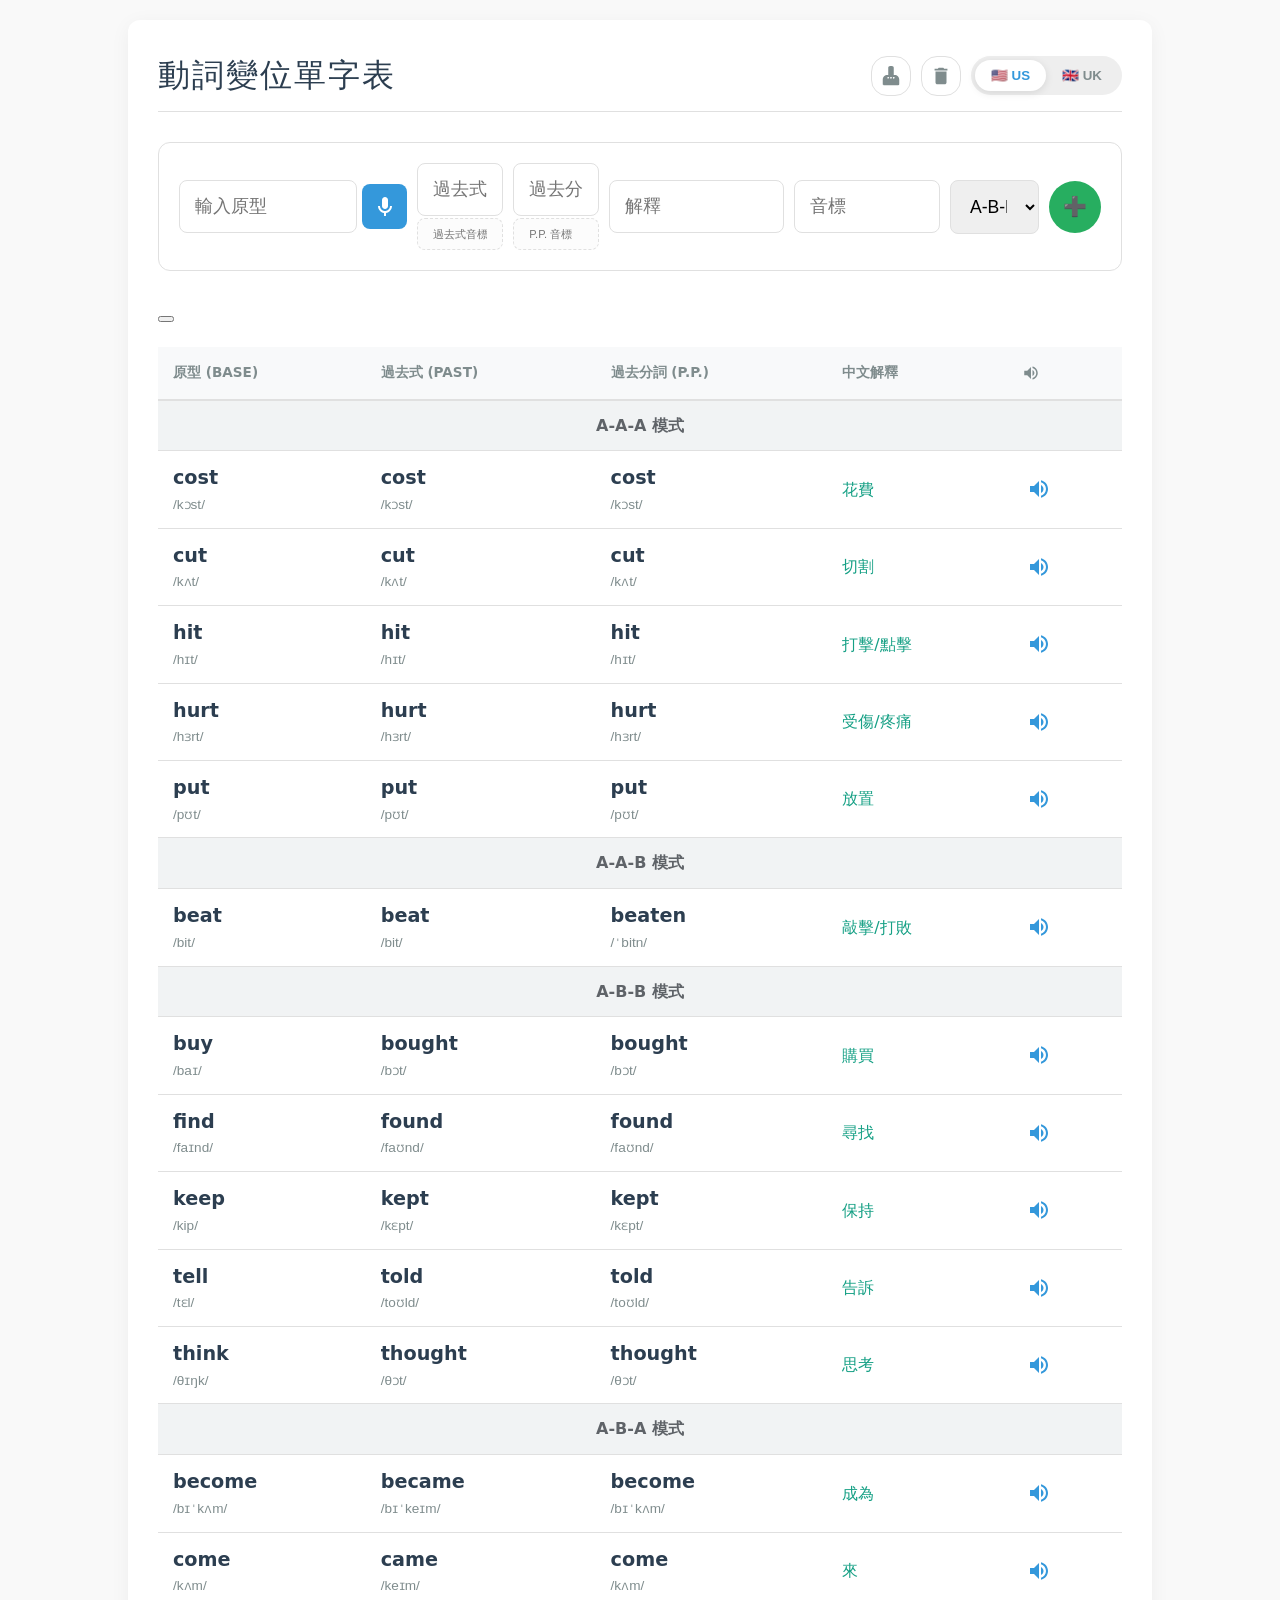
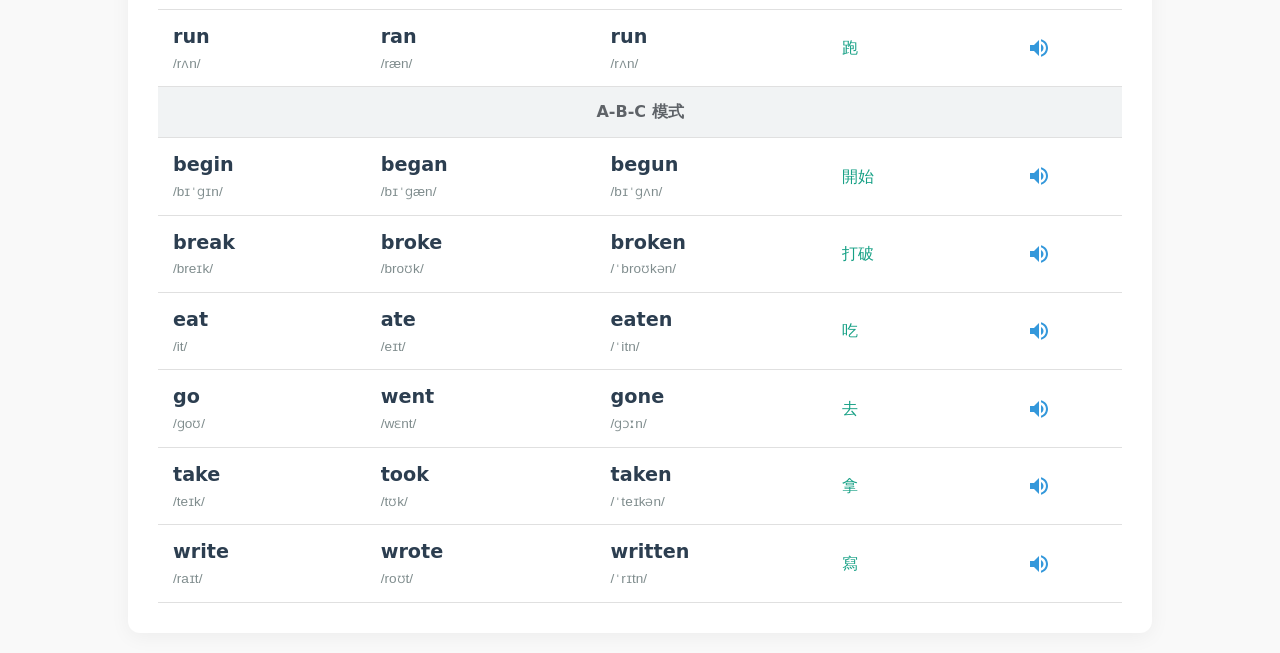
<file: index.html>
<!DOCTYPE html>
<html lang="zh-TW">
<head>
    <meta charset="UTF-8">
    <meta name="viewport" content="width=device-width, initial-scale=1.0">
    <!-- 增加安全性：內容安全政策 (CSP) -->
    <meta http-equiv="Content-Security-Policy" content="default-src 'self'; script-src 'self' 'unsafe-inline'; style-src 'self' 'unsafe-inline'; connect-src 'self' https://api.dictionaryapi.dev https://api.mymemory.translated.net;">
    <title>動詞三態字典表 - Verb Conjugation</title>
    <link rel="stylesheet" href="style.css">
    <style>
        /* 新增欄位通用樣式：確保音標框在所有裝置上都保持精簡 */
        .input-with-hint { display: flex; flex-direction: column; gap: 2px; }
        .ipa-input-sub { 
            font-size: 11px !important; 
            height: 24px !important; 
            border-style: dashed !important; 
            background-color: #fcfcfc; 
            color: #555; 
            padding: 2px 5px; 
        }

        /* 麥克風錄音中動態回饋 */
        #btn-mic.recording {
            background-color: #ff4d4d !important;
            color: white !important;
            box-shadow: 0 0 12px rgba(255, 77, 77, 0.6);
            animation: pulse-mic 1.5s infinite;
        }
        #btn-mic.recording svg { fill: white; }

        @keyframes pulse-mic {
            0% { transform: scale(1); opacity: 1; }
            50% { transform: scale(1.15); opacity: 0.8; }
            100% { transform: scale(1); opacity: 1; }
        }

        /* 手機版佈局優化 (600px 以下) */
        @media (max-width: 600px) {
            .add-bar { display: grid; grid-template-columns: 1fr 1fr; gap: 8px; }
            .add-input-group, #add-mean, .btn-add { grid-column: span 2; }
            .input-with-hint, #add-ipa, #add-type { grid-column: span 1; }
            .add-bar input, .add-bar select { width: 100%; box-sizing: border-box; }
        }

        /* PC 版比例優化 (601px 以上) */
        @media (min-width: 601px) {
            .add-bar { display: flex; gap: 10px; align-items: center; }
            .add-input-group { flex: 4; display: flex; gap: 5px; align-items: center; }
            .input-with-hint { flex: 1.5; }
            #add-mean { flex: 2.5; }
            #add-ipa { flex: 2; }
            #add-type { flex: 1; }
            .add-bar input, .add-bar select { width: 100%; min-width: 0; }
        }
    </style>
</head>
<body>

<div class="container">
    <div class="header-container">
        <h1>動詞變位單字表</h1>
        <div class="header-controls">
            <button id="btn-clear-input" class="toggle-btn btn-manage" title="清除輸入內容" style="display: flex;">
                <svg class="icon" viewBox="0 0 24 24"><path d="M16 11h-1V3c0-1.1-.9-2-2-2h-2c-1.1 0-2 .9-2 2v8H8c-2.76 0-5 2.24-5 5v5c0 .55.45 1 1 1h16c.55 0 1-.45 1-1v-5c0-2.76-2.24-5-5-5zM9 13c.55 0 1 .45 1 1s-.45 1-1 1-1-.45-1-1 .45-1 1-1zm3 0c.55 0 1 .45 1 1s-.45 1-1 1-1-.45-1-1 .45-1 1-1zm3 0c.55 0 1 .45 1 1s-.45 1-1 1-1-.45-1-1 .45-1 1-1z"/></svg>
            </button>
            <button id="btn-toggle-delete" class="toggle-btn btn-manage" style="border: 1px solid var(--border-color); padding: 8px; display: flex; align-items: center; justify-content: center;" title="批量管理">
                <svg class="icon" viewBox="0 0 24 24"><path d="M6 19c0 1.1.9 2 2 2h8c1.1 0 2-.9 2-2V7H6v12zM19 4h-3.5l-1-1h-5l-1 1H5v2h14V4z"/></svg>
            </button>
            <div class="toggle-group">
                <button id="btn-us" class="toggle-btn active" title="美式發音">🇺🇸 US</button>
                <button id="btn-uk" class="toggle-btn" title="英式發音">🇬🇧 UK</button>
            </div>
        </div>
    </div>
    
    <!-- 快速新增功能區 -->
    <div class="add-bar">
        <div class="add-input-group">
            <input type="text" id="add-base" placeholder="輸入原型 ">
            <button id="btn-mic" title="語音輸入">
                <svg class="icon" viewBox="0 0 24 24"><path d="M12 14c1.66 0 3-1.34 3-3V5c0-1.66-1.34-3-3-3S9 3.34 9 5v6c0 1.66 1.34 3 3 3z"/><path d="M17 11c0 2.76-2.24 5-5 5s-5-2.24-5-5H5c0 3.53 2.61 6.43 6 6.92V21h2v-3.08c3.39-.49 6-3.39 6-6.92h-2z"/></svg>
            </button>
        </div>
        <div class="input-with-hint">
            <input type="text" id="add-past" placeholder="過去式 (Past)">
            <input type="text" id="add-past-ipa" class="ipa-input-sub" placeholder="過去式音標">
        </div>
        <div class="input-with-hint">
            <input type="text" id="add-pp" placeholder="過去分詞 (P.P.)">
            <input type="text" id="add-pp-ipa" class="ipa-input-sub" placeholder="P.P. 音標">
        </div>
        <input type="text" id="add-mean" placeholder="解釋">
        <input type="text" id="add-ipa" placeholder="音標">
        <select id="add-type" title="選擇變化模式">
            <option value="A-B-B">A-B-B (常見)</option>
            <option value="A-B-C">A-B-C</option>
            <option value="A-A-A">A-A-A</option>
            <option value="A-B-A">A-B-A</option>
        </select>
        <button class="btn-add" id="btn-confirm-add" title="確認加入">➕</button>
    </div>

    <div id="autofill-note" class="autofill-note">💡 查無收錄內容，請檢查預測結果或自行填入。</div>

    <button id="btn-confirm-delete" title="刪除"></button>

    <div class="table-container" style="overflow-x: auto; -webkit-overflow-scrolling: touch;">
        <table>
            <thead>
                <tr id="tableHeader">
                    <th class="checkbox-cell" style="display: none;"><input type="checkbox" id="select-all"></th>
                    <th>原型 (Base)</th>
                    <th>過去式 (Past)</th>
                    <th>過去分詞 (P.P.)</th>
                    <th>中文解釋</th>
                    <th title="發音">
                        <svg class="icon" style="width: 18px; height: 18px; color: #7f8c8d;" viewBox="0 0 24 24">
                            <path d="M3 9v6h4l5 5V4L7 9H3zm13.5 3c0-1.77-1.02-3.29-2.5-4.03v8.05c1.48-.73 2.5-2.25 2.5-4.02zM14 3.23v2.06c2.89.86 5 3.54 5 6.71s-2.11 5.85-5 6.71v2.06c4.01-.91 7-4.49 7-8.77s-2.99-7.86-7-8.77z"/>
                        </svg>
                    </th>
                </tr>
            </thead>
            <tbody id="verbTableBody">
                <!-- 動詞資料將由 JS 填充 -->
            </tbody>
        </table>
    </div>
</div>

<script>
    document.addEventListener('DOMContentLoaded', () => {
        const speakerIcon = `<svg class="icon" viewBox="0 0 24 24"><path d="M3 9v6h4l5 5V4L7 9H3zm13.5 3c0-1.77-1.02-3.29-2.5-4.03v8.05c1.48-.73 2.5-2.25 2.5-4.02zM14 3.23v2.06c2.89.86 5 3.54 5 6.71s-2.11 5.85-5 6.71v2.06c4.01-.91 7-4.49 7-8.77s-2.99-7.86-7-8.77z"/></svg>`;
        const manageIcon = `<svg class="icon" viewBox="0 0 24 24"><path d="M6 19c0 1.1.9 2 2 2h8c1.1 0 2-.9 2-2V7H6v12zM19 4h-3.5l-1-1h-5l-1 1H5v2h14V4z"/></svg>`;
        const cancelIcon = `<svg class="icon" viewBox="0 0 24 24"><path d="M19 6.41L17.59 5 12 10.59 6.41 5 5 6.41 10.59 12 5 17.59 6.41 19 12 13.41 17.59 19 19 17.59 13.41 12z"/></svg>`;

        const defaultVerbs = [
            // A-A-A 模式 (三態同形)
            { type: "A-A-A", mean: "切割", base: { us: ["cut", "/kʌt/"], uk: ["cut", "/kʌt/"] }, past: { us: ["cut", "/kʌt/"], uk: ["cut", "/kʌt/"] }, pp: { us: ["cut", "/kʌt/"], uk: ["cut", "/kʌt/"] } },
            { type: "A-A-A", mean: "放置", base: { us: ["put", "/pʊt/"], uk: ["put", "/pʊt/"] }, past: { us: ["put", "/pʊt/"], uk: ["put", "/pʊt/"] }, pp: { us: ["put", "/pʊt/"], uk: ["put", "/pʊt/"] } },
            { type: "A-A-A", mean: "花費", base: { us: ["cost", "/kɔst/"], uk: ["cost", "/kɒst/"] }, past: { us: ["cost", "/kɔst/"], uk: ["cost", "/kɒst/"] }, pp: { us: ["cost", "/kɔst/"], uk: ["cost", "/kɒst/"] } },
            { type: "A-A-A", mean: "受傷/疼痛", base: { us: ["hurt", "/hɜrt/"], uk: ["hurt", "/hɜːt/"] }, past: { us: ["hurt", "/hɜrt/"], uk: ["hurt", "/hɜːt/"] }, pp: { us: ["hurt", "/hɜrt/"], uk: ["hurt", "/hɜːt/"] } },
            { type: "A-A-A", mean: "打擊/點擊", base: { us: ["hit", "/hɪt/"], uk: ["hit", "/hɪt/"] }, past: { us: ["hit", "/hɪt/"], uk: ["hit", "/hɪt/"] }, pp: { us: ["hit", "/hɪt/"], uk: ["hit", "/hɪt/"] } },
            
            // A-A-B 模式 (原型與過去式相同)
            { type: "A-A-B", mean: "敲擊/打敗", base: { us: ["beat", "/bit/"], uk: ["beat", "/biːt/"] }, past: { us: ["beat", "/bit/"], uk: ["beat", "/biːt/"] }, pp: { us: ["beaten", "/ˈbitn/"], uk: ["beaten", "/ˈbiːtn/"] } },

            // A-B-B 模式 (過去式與過去分詞相同)
            { type: "A-B-B", mean: "購買", base: { us: ["buy", "/baɪ/"], uk: ["buy", "/baɪ/"] }, past: { us: ["bought", "/bɔt/"], uk: ["bought", "/bɔːt/"] }, pp: { us: ["bought", "/bɔt/"], uk: ["bought", "/bɔːt/"] } },
            { type: "A-B-B", mean: "保持", base: { us: ["keep", "/kip/"], uk: ["keep", "/kiːp/"] }, past: { us: ["kept", "/kɛpt/"], uk: ["kept", "/kɛpt/"] }, pp: { us: ["kept", "/kɛpt/"], uk: ["kept", "/kɛpt/"] } },
            { type: "A-B-B", mean: "尋找", base: { us: ["find", "/faɪnd/"], uk: ["find", "/faɪnd/"] }, past: { us: ["found", "/faʊnd/"], uk: ["found", "/faʊnd/"] }, pp: { us: ["found", "/faʊnd/"], uk: ["found", "/faʊnd/"] } },
            { type: "A-B-B", mean: "告訴", base: { us: ["tell", "/tɛl/"], uk: ["tell", "/tɛl/"] }, past: { us: ["told", "/toʊld/"], uk: ["told", "/təʊld/"] }, pp: { us: ["told", "/toʊld/"], uk: ["told", "/təʊld/"] } },
            { type: "A-B-B", mean: "思考", base: { us: ["think", "/θɪŋk/"], uk: ["think", "/θɪŋk/"] }, past: { us: ["thought", "/θɔt/"], uk: ["thought", "/θɔːt/"] }, pp: { us: ["thought", "/θɔt/"], uk: ["thought", "/θɔːt/"] } },

            // A-B-A 模式 (原型與過去分詞相同)
            { type: "A-B-A", mean: "跑", base: { us: ["run", "/rʌn/"], uk: ["run", "/rʌn/"] }, past: { us: ["ran", "/ræn/"], uk: ["ran", "/ræn/"] }, pp: { us: ["run", "/rʌn/"], uk: ["run", "/rʌn/"] } },
            { type: "A-B-A", mean: "成為", base: { us: ["become", "/bɪˈkʌm/"], uk: ["become", "/bɪˈkʌm/"] }, past: { us: ["became", "/bɪˈkeɪm/"], uk: ["became", "/bɪˈkeɪm/"] }, pp: { us: ["become", "/bɪˈkʌm/"], uk: ["become", "/bɪˈkʌm/"] } },
            { type: "A-B-A", mean: "來", base: { us: ["come", "/kʌm/"], uk: ["come", "/kʌm/"] }, past: { us: ["came", "/keɪm/"], uk: ["came", "/keɪm/"] }, pp: { us: ["come", "/kʌm/"], uk: ["come", "/kʌm/"] } },

            // A-B-C 模式 (三態皆不同形)
            { type: "A-B-C", mean: "去", base: { us: ["go", "/ɡoʊ/"], uk: ["go", "/ɡəʊ/"] }, past: { us: ["went", "/wɛnt/"], uk: ["went", "/wɛnt/"] }, pp: { us: ["gone", "/ɡɔːn/"], uk: ["gone", "/ɡɒn/"] } },
            { type: "A-B-C", mean: "吃", base: { us: ["eat", "/it/"], uk: ["eat", "/iːt/"] }, past: { us: ["ate", "/eɪt/"], uk: ["ate", "/et/"] }, pp: { us: ["eaten", "/ˈitn/"], uk: ["eaten", "/ˈiːtn/"] } },
            { type: "A-B-C", mean: "拿", base: { us: ["take", "/teɪk/"], uk: ["take", "/teɪk/"] }, past: { us: ["took", "/tʊk/"], uk: ["took", "/tʊk/"] }, pp: { us: ["taken", "/ˈteɪkən/"], uk: ["taken", "/ˈteɪkən/"] } },
            { type: "A-B-C", mean: "寫", base: { us: ["write", "/raɪt/"], uk: ["write", "/raɪt/"] }, past: { us: ["wrote", "/roʊt/"], uk: ["wrote", "/rəʊt/"] }, pp: { us: ["written", "/ˈrɪtn/"], uk: ["written", "/ˈrɪtn/"] } },
            { type: "A-B-C", mean: "打破", base: { us: ["break", "/breɪk/"], uk: ["break", "/breɪk/"] }, past: { us: ["broke", "/broʊk/"], uk: ["broke", "/brəʊk/"] }, pp: { us: ["broken", "/ˈbroʊkən/"], uk: ["broken", "/ˈbrəʊkən/"] } },
            { type: "A-B-C", mean: "開始", base: { us: ["begin", "/bɪˈɡɪn/"], uk: ["begin", "/bɪˈɡɪn/"] }, past: { us: ["began", "/bɪˈɡæn/"], uk: ["began", "/bɪˈɡæn/"] }, pp: { us: ["begun", "/bɪˈɡʌn/"], uk: ["begun", "/bɪˈɡʌn/"] } }
        ];

        let customVerbs = JSON.parse(localStorage.getItem('customVerbs')) || [];
        let hiddenDefaultIds = JSON.parse(localStorage.getItem('hiddenDefaultIds')) || [];
        let isDeleteMode = false;
        let currentLang = 'us';

        const tableBody = document.getElementById('verbTableBody');
        const btnToggleDelete = document.getElementById('btn-toggle-delete');
        const btnConfirmDelete = document.getElementById('btn-confirm-delete');
        const btnClearInput = document.getElementById('btn-clear-input');
        const btnUs = document.getElementById('btn-us');
        const btnUk = document.getElementById('btn-uk');
        const btnMic = document.getElementById('btn-mic');
        const addBase = document.getElementById('add-base');
        const addPast = document.getElementById('add-past');
        const addPp = document.getElementById('add-pp');
        const addMean = document.getElementById('add-mean');
        const addIpa = document.getElementById('add-ipa');
        const addPastIpa = document.getElementById('add-past-ipa');
        const addPpIpa = document.getElementById('add-pp-ipa');
        const addType = document.getElementById('add-type');
        const btnConfirmAdd = document.getElementById('btn-confirm-add');

        // 輔助函式：確保音標包含前後斜線 /
        const ensureSlashes = (val) => {
            if (!val || typeof val !== 'string') return "";
            let str = val.trim();
            if (!str) return "";
            if (!str.startsWith('/')) str = '/' + str;
            if (!str.endsWith('/')) str = str + '/';
            return str;
        };

        // 根據發音規則或不規則模式，優化過去式/過去分詞的音標預測
        const generatePastIpa = (baseIpa, baseWord, targetWord) => {
            if (!targetWord || !baseWord) return "";
            const w = baseWord.toLowerCase();
            const t = targetWord.toLowerCase();

            // 如果單字相同（如 A-A-A 或 A-B-A 模式），音標應同步
            if (w === t) return ensureSlashes(baseIpa);

            let cleanIpa = (baseIpa || "").replace(/\//g, '').trim();

            // 1. 處理規則變化 (-ed) 的發音邏輯
            if (t.endsWith('ed')) {
                if (!cleanIpa) {
                    // 若無基礎音標，根據拼寫結尾粗略判斷
                    if (w.endsWith('t') || w.endsWith('d')) return "/...ɪd/";
                    if (['p', 'k', 'f', 's', 'x'].some(s => w.endsWith(s)) || ['sh', 'ch'].some(s => w.endsWith(s))) return "/...t/";
                    return "/...d/";
                }
                const lastPhoneme = cleanIpa.slice(-1);
                // 結尾為 /t/ 或 /d/ -> /ɪd/
                if (lastPhoneme === 't' || lastPhoneme === 'd') return `/${cleanIpa}ɪd/`;
                // 無聲子音結尾 (p, k, f, s, ʃ, θ, tʃ) -> /t/
                const unvoiced = ['p', 'k', 'f', 's', 'ʃ', 'θ'];
                if (unvoiced.includes(lastPhoneme) || cleanIpa.endsWith('tʃ') || cleanIpa.endsWith('ʃ')) return `/${cleanIpa}t/`;
                // 其他有聲結尾 -> /d/
                return `/${cleanIpa}d/`;
            }

            // 2. 處理常見不規則音變模式 (需有基礎音標作為轉換基準)
            if (!cleanIpa) return "";
            
            // i -> a/u 模式 (如 sing/sang: /sɪŋ/ -> /sæŋ/)
            if (w.match(/.[i]([n][gk]|[m]|[n])$/) && (t.includes('a') || t.includes('u'))) {
                const replacement = t.includes('a') ? 'æ' : 'ʌ';
                return `/${cleanIpa.replace('ɪ', replacement)}/`;
            }
            // eep -> ept 模式 (如 keep/kept: /kip/ -> /kɛpt/)
            if (w.endsWith('eep') && t.endsWith('ept')) return `/${cleanIpa.replace('ip', 'ɛpt')}/`;
            // ell -> old 模式 (如 tell/told: /tɛl/ -> /toʊld/)
            if (w.endsWith('ell') && t.endsWith('old')) return `/${cleanIpa.replace('ɛl', 'oʊld')}/`;
            // ind -> ound 模式 (如 find/found: /faɪnd/ -> /faʊnd/)
            if (w.endsWith('ind') && t.endsWith('ound')) return `/${cleanIpa.replace('aɪnd', 'aʊnd')}/`;
            // ake -> ook/aken 模式 (如 take/took: /teɪk/ -> /tʊk/)
            if (w.endsWith('ake') && t.endsWith('ook')) return `/${cleanIpa.replace('eɪk', 'ʊk')}/`;
            if (w.endsWith('ake') && t.endsWith('aken')) return `/${cleanIpa.replace('eɪk', 'eɪkən')}/`;
            // ow -> ew/own 模式 (如 know/knew: /noʊ/ -> /nu/)
            if (w.endsWith('ow') && t.endsWith('ew')) return `/${cleanIpa.replace('oʊ', 'u')}/`;
            if (w.endsWith('ow') && t.endsWith('own')) return `/${cleanIpa.replace('oʊ', 'oʊn')}/`;
            // y/aw -> ew 模式 (如 fly/flew: /flaɪ/ -> /flu/, draw/drew: /drɔ/ -> /dru/)
            if ((w.endsWith('fly') || w.endsWith('raw')) && t.endsWith('ew')) {
                return `/${cleanIpa.replace(/(aɪ|ɔ)$/, 'u')}/`;
            }
            // ee/ea -> e 模式 (如 meet/met: /mit/ -> /mɛt/, lead/led: /lid/ -> /lɛd/)
            if ((w.includes('ee') || w.includes('ea')) && t.length === w.length - 1) {
                return `/${cleanIpa.replace(/i/, 'ɛ')}/`;
            }
            // stand -> stood 模式 (/stænd/ -> /stʊd/)
            if (w.endsWith('stand') && t.endsWith('stood')) return `/${cleanIpa.replace('ænd', 'ʊd')}/`;
            // 特殊處理：say -> said (/seɪ/ -> /sɛd/)
            if (w === 'say' && t === 'said') return "/sɛd/";
            if (w === 'pay' && t === 'paid') return "/peɪd/";
            if (w === 'go' && t === 'went') return "/wɛnt/";
            if (w === 'go' && t === 'gone') return "/ɡɔːn/";

            return ""; 
        };

        let autoFillTimeout;
        const predictForms = (word) => {
            const w = word.toLowerCase();
            let past = w + "ed";
            let pp = w + "ed";
            let type = "A-B-B";

            // 1. A-B-C 模式 (三態不同)
            if (w.match(/.[i]([n][gk]|[m]|[n])$/)) { // sing, ring, drink, swim, begin
                past = w.replace(/i([^i]*)$/, 'a$1');
                pp = w.replace(/i([^i]*)$/, 'u$1');
                type = "A-B-C";
            } else if (w.endsWith('ake') && w.length > 3 && w !== 'bake' && w !== 'fake') { 
                past = w.replace('ake', 'ook');
                pp = w.replace('ake', 'aken');
                type = "A-B-C";
            } else if (w.match(/.[o]w$/) && w !== 'show' && w !== 'flow') { // know, grow, blow
                past = w.replace('ow', 'ew');
                pp = w.replace('ow', 'own');
                type = "A-B-C";
            } else if (w.match(/.[i]([^aeiou])e$/) && (w.length > 3)) { // write, ride, drive, rise
                const char = w.match(/.[i]([^aeiou])e$/)[1];
                past = w.replace(`i${char}e`, `o${char}e`);
                // written, ridden 需要雙打子音
                const doubleChar = (char === 't' || char === 'd') ? char + char : char;
                pp = w.replace(`i${char}e`, `i${doubleChar}en`);
                type = "A-B-C";
            } else if (w.match(/eak$/) || w === 'steal' || w === 'weave') { // speak, break, steal
                past = w.replace(/ea(.)$/, 'o$1e');
                pp = w.replace(/ea(.)$/, 'o$1en');
                type = "A-B-C";
            } else if (w.match(/ear$/) && w !== 'near' && w !== 'fear') { // wear, tear, bear
                past = w.replace('ear', 'ore');
                pp = w.replace('ear', 'orn');
                type = "A-B-C";
            } else if (w === 'fly') {
                past = 'flew'; pp = 'flown'; type = 'A-B-C';
            } else if (w === 'see') {
                past = 'saw'; pp = 'seen'; type = 'A-B-C';
            } else if (w === 'go') { 
                past = 'went'; pp = 'gone'; type = 'A-B-C';
            } else if (w === 'do') {
                past = 'did'; pp = 'done'; type = 'A-B-C';
            }
            
            // 2. A-B-B 模式 (過去式與 PP 相同)
            else if (w.endsWith('eep') && w.length > 3) { 
                past = pp = w.slice(0, -3) + "ept"; // keep, sleep, feel
            } else if (w.endsWith('ell') && (w === 'tell' || w === 'sell')) {
                past = pp = w.slice(0, -3) + "old";
            } else if (w.endsWith('ind') && w.length > 3) {
                past = pp = w.slice(0, -3) + "ound"; // find, bind
            } else if (w.endsWith('stand') && w.length >= 5) { // stand, understand
                past = pp = w.slice(0, -5) + "stood";
            } else if (w.match(/.[e][e][bcdglmnpt]$/)) { // meet, feed, bleed, speed
                past = pp = w.replace('ee', 'e');
            } else if (w === 'lead' || w === 'read') {
                past = pp = (w === 'lead') ? 'led' : 'read';
                if (w === 'read') type = "A-A-A"; // read 三態拼寫相同但讀音不同
            } else if (w === 'say' || w === 'pay' || w === 'lay') {
                past = pp = w.slice(0, -2) + "aid";
            } else if ((w.endsWith('atch') || w.endsWith('each')) && w.length > 4) { 
                past = pp = w.slice(0, -4) + "aught"; // catch, teach
            } else if (w === 'bring' || w === 'buy' || w === 'fight' || w === 'think' || w === 'seek') {
                const stems = { bring:'brough', buy:'bough', fight:'fough', think:'though', seek:'sough' };
                past = pp = stems[w] + "t";
            } else if (w.match(/.[n|l]d$/) && (w === 'send' || w === 'lend' || w === 'bend' || w === 'build')) {
                past = pp = w.slice(0, -1) + "t"; // send -> sent
            }

            // 3. A-A-A 模式 (特例處理)
            else if (['cut', 'put', 'cost', 'hurt', 'hit', 'let', 'set', 'shut', 'split'].includes(w)) {
                past = pp = w;
                type = "A-A-A";
            }

            // 4. 規則變化 (-ed)
            else if (w.endsWith('e')) {
                past = pp = w + "d";
            } else if (w.endsWith('y') && !/[aeiou]y$/.test(w)) {
                past = pp = w.slice(0, -1) + "ied";
            } else if (w.match(/[bcdfghjklmnpqrstvwxyz][aeiou][bcdfghjklmnpqrstvwxyz]$/)) {
                const lastChar = w.slice(-1);
                if (!['y','w','x'].includes(lastChar)) {
                    past = pp = w + lastChar + "ed";
                }
            }
            return { past, pp, type };
        };

        const fetchIpaFromApi = async (word) => {
            try {
                const response = await fetch(`https://api.dictionaryapi.dev/api/v2/entries/en/${word}`);
                if (response.ok) {
                    const data = await response.json();
                    const entry = data[0];
                    let usIpa = "", ukIpa = "";
                    if (entry.phonetics && entry.phonetics.length > 0) {
                        const usEntry = entry.phonetics.find(p => p.audio?.includes('-us') || p.sourceUrl?.includes('cambridge'));
                        const ukEntry = entry.phonetics.find(p => p.audio?.includes('-uk') || !p.audio);
                        usIpa = (usEntry?.text || entry.phonetic || "");
                        ukIpa = (ukEntry?.text || entry.phonetic || "");
                    }
                    return { us: usIpa, uk: ukIpa };
                }
            } catch (e) {}
            return { us: "", uk: "" };
        };

        // 輔助函式：將學術音標符號簡化為教學常用符號
        const normalizeIpa = (ipa) => {
            if (!ipa) return "";
            return ipa.replace(/ɹ/g, 'r'); // 將倒 r 轉換為一般 r
        };

        const performAutoFill = async () => {
            const val = addBase.value.trim().toLowerCase();
            const note = document.getElementById('autofill-note');
            if (val.length < 2) {
                if (note) note.style.display = 'none';
                return;
            }

            // 1. 優先從本地字典尋找準確資料
            const allVerbs = [...defaultVerbs, ...customVerbs];
            const found = allVerbs.find(v => 
                v.base.us[0].toLowerCase() === val || 
                v.base.uk[0].toLowerCase() === val
            );

            if (found) {
                addMean.value = found.mean;
                addPast.value = found.past.us[0];
                addPp.value = found.pp.us[0];
                addIpa.value = ensureSlashes(found.base.us[1] || found.base.uk[1] || "");
                addPastIpa.value = ensureSlashes(found.past.us[1] || "");
                addPpIpa.value = ensureSlashes(found.pp.us[1] || "");
                addType.value = found.type;
                
                [addMean, addIpa, addType, addPast, addPp, addPastIpa, addPpIpa].forEach(el => {
                    el.style.backgroundColor = '#e8f0fe';
                    setTimeout(() => el.style.backgroundColor = '', 500);
                });
                // 找到字典資料，隱藏提示圖示
                if (note) note.style.display = 'none';
                return;
            }

            // 2. 找不到則進行智慧預測與 API 抓取
            clearTimeout(autoFillTimeout);
            autoFillTimeout = setTimeout(async () => {
                if (note) note.style.display = 'block';
                const { past: predPast, pp: predPp, type: predType } = predictForms(val);
                
                addPast.value = predPast;
                addPp.value = predPp;
                addType.value = predType;

                const ipa = await fetchIpaFromApi(val);
                let finalIpaToSet = ensureSlashes(normalizeIpa(ipa.us || ipa.uk || ""));
                
                if (!finalIpaToSet && !addIpa.value) finalIpaToSet = ensureSlashes(val);
                
                if (finalIpaToSet) {
                    addIpa.value = finalIpaToSet;
                }

                // 只要原型單字有變，就根據最新的原型音標同步更新過去式與 PP 的音標預測
                addPastIpa.value = generatePastIpa(addIpa.value, val, predPast);
                addPpIpa.value = generatePastIpa(addIpa.value, val, predPp);

                if (addIpa.value) {
                    addIpa.style.backgroundColor = '#d1f2eb';
                    setTimeout(() => addIpa.style.backgroundColor = '', 800);
                }
            }, 800);
        };

        addBase.addEventListener('input', performAutoFill);

        // 當手動修改原型音標時，同步更新過去式與 P.P. 的音標預測
        addIpa.addEventListener('input', async () => {
            const baseVal = addBase.value.trim();
            const baseIpa = addIpa.value.trim();
            if (baseVal && baseIpa) {
                // 當原型音標被修改時，重新評估過去式和過去分詞的音標
                // 優先嘗試從 API 獲取當前過去式/過去分詞單字的音標
                const pastWord = addPast.value.trim();
                if (pastWord) {
                    const apiIpa = await fetchIpaFromApi(pastWord);
                    addPastIpa.value = ensureSlashes(normalizeIpa(apiIpa.us || apiIpa.uk || "")) || generatePastIpa(baseIpa, baseVal, pastWord);
                } else {
                    addPastIpa.value = generatePastIpa(baseIpa, baseVal, addPast.value.trim());
                }

                const ppWord = addPp.value.trim();
                if (ppWord) {
                    const apiIpa = await fetchIpaFromApi(ppWord);
                    addPpIpa.value = ensureSlashes(normalizeIpa(apiIpa.us || apiIpa.uk || "")) || generatePastIpa(baseIpa, baseVal, ppWord);
                } else {
                    addPpIpa.value = generatePastIpa(baseIpa, baseVal, addPp.value.trim());
                }
            }
        });

        // 當手動修改過去式或過去分詞單字時，同步更新其音標預測
        addPast.addEventListener('input', async () => {
            const pastWord = addPast.value.trim();
            if (pastWord) {
                const apiIpa = await fetchIpaFromApi(pastWord);
                addPastIpa.value = ensureSlashes(normalizeIpa(apiIpa.us || apiIpa.uk || "")) || generatePastIpa(addIpa.value, addBase.value, pastWord);
            } else {
                addPastIpa.value = ''; // 清空單字時也清空音標
            }
        });
        addPp.addEventListener('input', async () => {
            const ppWord = addPp.value.trim();
            if (ppWord) {
                const apiIpa = await fetchIpaFromApi(ppWord);
                addPpIpa.value = ensureSlashes(normalizeIpa(apiIpa.us || apiIpa.uk || "")) || generatePastIpa(addIpa.value, addBase.value, ppWord);
            } else {
                addPpIpa.value = ''; // 清空單字時也清空音標
            }
        });

        // 清除按鈕功能 (掃把)
        btnClearInput.addEventListener('click', () => {
            addBase.value = ''; addPast.value = ''; addPp.value = '';
            addMean.value = ''; addIpa.value = ''; addPastIpa.value = ''; addPpIpa.value = '';
            const note = document.getElementById('autofill-note');
            if (note) note.style.display = 'none';
            addBase.focus();
        });

        const renderTable = (filter = '') => {
            tableBody.innerHTML = '';
            const getIpaHtml = (ipa) => {
                if (typeof ipa !== 'string') return '';
                const trimmed = ipa.trim();
                return (!trimmed || trimmed === "" || trimmed === "/ /") ? '' : `<span class="ipa">${trimmed}</span>`;
            };

            const query = filter.toLowerCase().trim();
            const allVerbs = [
                ...defaultVerbs.filter(v => !hiddenDefaultIds.includes(v.base.us[0])),
                ...customVerbs
            ];

            const groupOrder = ["A-A-A", "A-A-B", "A-B-B", "A-B-A", "A-B-C"];
            document.querySelector('.checkbox-cell').style.display = isDeleteMode ? 'table-cell' : 'none';

            groupOrder.forEach(groupType => {
                const groupVerbs = allVerbs.filter(v => {
                    if (v.type !== groupType) return false;
                    if (!query) return true;
                    return v.mean.includes(query) || 
                           v.base[currentLang][0].toLowerCase().includes(query);
                });
                if (groupVerbs.length === 0) return;

                // 加入排序邏輯：在每個分類模式內，按字母 A-Z 排序
                groupVerbs.sort((a, b) => a.base[currentLang][0].localeCompare(b.base[currentLang][0]));

                const headerRow = document.createElement('tr');
                headerRow.innerHTML = `<td colspan="${isDeleteMode ? 6 : 5}" class="group-header">${groupType} 模式</td>`;
                tableBody.appendChild(headerRow);

                groupVerbs.forEach(v => {
                    const data = { base: v.base[currentLang], past: v.past[currentLang], pp: v.pp[currentLang] };
                    const verbId = v.id || v.base.us[0];
                    const row = document.createElement('tr');
                    row.innerHTML = `
                        <td class="checkbox-cell" style="display: ${isDeleteMode ? 'table-cell' : 'none'};">
                            <input type="checkbox" class="verb-checkbox" data-id="${verbId}">
                        </td>
                        <td class="word-cell" data-speak="${data.base[0]}">${data.base[0]}${getIpaHtml(data.base[1])}</td>
                        <td data-speak="${data.past[0]}">${data.past[0]}${getIpaHtml(data.past[1])}</td>
                        <td data-speak="${data.pp[0]}">${data.pp[0]}${getIpaHtml(data.pp[1])}</td>
                        <td class="meaning">${v.mean}</td>
                        <td><button class="btn-speak" data-speak="${data.base[0]}, ${data.past[0]}, ${data.pp[0]}">${speakerIcon}</button></td>
                    `;
                    tableBody.appendChild(row);
                });
            });
        };

        btnConfirmAdd.addEventListener('click', () => {
            const base = addBase.value.trim();
            const mean = addMean.value.trim();
            if (!base || !mean) return alert("請填寫單字與解釋");
            
            const finalIpa = ensureSlashes(addIpa.value);
            const predicted = predictForms(base);
            const pastText = addPast.value || predicted.past;
            const ppText = addPp.value || predicted.pp;

            // 優先使用手動修改的音標，若欄位為空則使用自動生成
            const pastIpa = ensureSlashes(addPastIpa.value) || generatePastIpa(finalIpa, base, pastText);
            const ppIpa = ensureSlashes(addPpIpa.value) || generatePastIpa(finalIpa, base, ppText);

            const newVerb = {
                id: Date.now(),
                type: addType.value,
                mean: mean,
                base: { us: [base, finalIpa], uk: [base, finalIpa] },
                past: { us: [pastText, pastIpa], uk: [pastText, pastIpa] },
                pp: { us: [ppText, ppIpa], uk: [ppText, ppIpa] }
            };

            customVerbs.push(newVerb);
            localStorage.setItem('customVerbs', JSON.stringify(customVerbs));
            addBase.value = ''; addMean.value = ''; addPast.value = ''; addPp.value = ''; addIpa.value = '';
            addPastIpa.value = ''; addPpIpa.value = '';
            renderTable();
            const note = document.getElementById('autofill-note');
            if (note) note.style.display = 'none';
        });

        // 語音辨識
        const Recognition = window.SpeechRecognition || window.webkitSpeechRecognition;
        if (Recognition) {
            let recognition = new Recognition();
            recognition.lang = 'en-US'; // 指定為英文辨識以提高準確度
            recognition.interimResults = false; 
            recognition.maxAlternatives = 1;
            recognition.continuous = false; // iOS 建議設為 false 以提高穩定性

            recognition.onstart = () => {
                btnMic.classList.add('recording');
                addBase.placeholder = "請說...";
                // iOS 為了提供回饋，可以在開始時輕微震動 (如果支援)
                if (window.navigator.vibrate) window.navigator.vibrate(10);
            };

            recognition.onend = () => {
                btnMic.classList.remove('recording');
                addBase.placeholder = "輸入原型 ";
            };
            
            btnMic.addEventListener('click', () => {
                // 檢查是否為安全上下文 (HTTPS)
                if (!window.isSecureContext && location.hostname !== 'localhost' && location.hostname !== '127.0.0.1') {
                    alert('【連線不安全】\n語音辨識要求必須使用 HTTPS 加密連線。\n目前網址：' + location.protocol + '//' + location.hostname);
                    return;
                }

                // 1. 若已經在錄音中，執行停止並立即移除樣式
                if (btnMic.classList.contains('recording')) {
                    try {
                        recognition.stop();
                    } catch (e) {
                        recognition.abort(); // 強制中止
                    }
                    btnMic.classList.remove('recording');
                    return;
                }

                // 3. 嘗試啟動並提供視覺回饋
                try {
                    // 先嘗試停止舊的實例以確保乾淨啟動
                    try { recognition.abort(); } catch(e) {}
                    
                    recognition.start();
                    // 啟動成功後加入樣式（iOS 有時 start() 後才會真正變色）
                    btnMic.classList.add('recording');
                } catch (err) {
                    console.error("啟動失敗:", err);
                    btnMic.classList.remove('recording');
                }
            });

            recognition.onresult = (e) => {
                addBase.value = e.results[0][0].transcript.toLowerCase();
                // 語音輸入後也觸發自動填寫
                addPast.value = ''; // 清空舊的預測
                addPp.value = ''; // 清空舊的預測
                performAutoFill();
            };

            recognition.onerror = (e) => {
                console.error('語音辨識錯誤:', e.error);
                btnMic.classList.remove('recording');
                if (e.error === 'not-allowed') {
                    alert('無法存取麥克風。請檢查：\n1. 網址是否為 HTTPS 安全連線。\n2. 已在系統設定中允許瀏覽器使用麥克風。\n3. iOS 使用者請務必使用 Safari 瀏覽器，避免使用 Line/FB 內建瀏覽器。');
                } else if (e.error === 'network') {
                    alert('網路連線異常，語音辨識失敗。');
                }
            };
        } else {
            btnMic.style.opacity = '0.5';
            btnMic.title = '此瀏覽器不支援語音輸入';
        }

        btnToggleDelete.addEventListener('click', () => {
            isDeleteMode = !isDeleteMode;
            btnToggleDelete.innerHTML = isDeleteMode ? cancelIcon : manageIcon;
            btnConfirmDelete.style.display = isDeleteMode ? 'flex' : 'none';
            btnConfirmDelete.innerHTML = `${manageIcon} 執行刪除 (0)`;
            document.querySelector('table').classList.toggle('delete-mode', isDeleteMode);
            renderTable();
        });

        // 更新選中計數邏輯
        tableBody.addEventListener('change', (e) => {
            if (e.target.classList.contains('verb-checkbox')) {
                const count = document.querySelectorAll('.verb-checkbox:checked').length;
                btnConfirmDelete.innerHTML = `${manageIcon} 執行刪除 (${count})`;
            }
        });

        // 全選功能邏輯
        const selectAll = document.getElementById('select-all');
        if (selectAll) {
            selectAll.addEventListener('change', (e) => {
                const checkboxes = document.querySelectorAll('.verb-checkbox');
                checkboxes.forEach(cb => cb.checked = e.target.checked);
                const count = document.querySelectorAll('.verb-checkbox:checked').length;
                btnConfirmDelete.innerHTML = `${manageIcon} 執行刪除 (${count})`;
            });
        }

        btnConfirmDelete.addEventListener('click', () => {
            const checked = document.querySelectorAll('.verb-checkbox:checked');
            const ids = Array.from(checked).map(cb => cb.getAttribute('data-id'));
            if (ids.length === 0) return;
            
            if (confirm(`確定刪除 ${ids.length} 個單字？`)) {
                customVerbs = customVerbs.filter(v => !ids.includes(v.id?.toString()));
                ids.forEach(id => {
                    if (defaultVerbs.some(dv => dv.base.us[0] === id)) hiddenDefaultIds.push(id);
                });
                localStorage.setItem('customVerbs', JSON.stringify(customVerbs));
                localStorage.setItem('hiddenDefaultIds', JSON.stringify(hiddenDefaultIds));
                isDeleteMode = false;
                btnToggleDelete.innerHTML = manageIcon;
                document.querySelector('table').classList.remove('delete-mode');
                btnConfirmDelete.style.display = 'none';
                if (selectAll) selectAll.checked = false;
                renderTable();
            }
        });

        btnUs.addEventListener('click', () => {
            currentLang = 'us';
            btnUs.classList.add('active'); btnUk.classList.remove('active');
            renderTable();
        });

        btnUk.addEventListener('click', () => {
            currentLang = 'uk';
            btnUk.classList.add('active'); btnUs.classList.remove('active');
            renderTable();
        });

        let currentUtterance = null; // 放在全域避免被垃圾回收導致發音中斷

        const speak = (text, element) => {
            if (!window.speechSynthesis) return;
            
            // 1. 先取消正在進行的所有語音，確保新的語音能立即執行
            window.speechSynthesis.cancel();
            
            // 2. 清除所有正在發音的 UI 樣式
            document.querySelectorAll('.speaking').forEach(el => el.classList.remove('speaking'));

            if (!text) return;

            // 3. 建立 Utterance 物件並保持引用
            currentUtterance = new SpeechSynthesisUtterance(text);
            currentUtterance.lang = currentLang === 'us' ? 'en-US' : 'en-GB';
            currentUtterance.rate = 0.85;

            if (element) {
                currentUtterance.onstart = () => element.classList.add('speaking');
                currentUtterance.onend = () => element.classList.remove('speaking');
                currentUtterance.onerror = () => element.classList.remove('speaking');
            }

            // 4. 強制喚醒語音引擎並播放
            window.speechSynthesis.resume();
            window.speechSynthesis.speak(currentUtterance);
        };

        tableBody.addEventListener('click', (e) => {
            const clickable = e.target.closest('[data-speak]');
            if (clickable) speak(clickable.getAttribute('data-speak'), clickable);
        });

        renderTable();
    });
</script>
</body>
</html>
</file>
<file: style.css>
:root {
    --primary-color: #2c3e50;
    --accent-color: #3498db;
    --bg-color: #f9f9f9;
    --text-color: #333;
    --border-color: #e0e0e0;
}

* {
    box-sizing: border-box;
}

body {
    font-family: 'Segoe UI', system-ui, -apple-system, sans-serif;
    background-color: var(--bg-color);
    color: var(--text-color);
    line-height: 1.6;
    margin: 0;
    padding: 20px;
}

.container {
    max-width: 1024px;
    margin: 0 auto;
    background: #fff;
    padding: 30px;
    border-radius: 12px;
    box-shadow: 0 4px 20px rgba(0,0,0,0.05);
}

.header-container {
    display: flex;
    justify-content: space-between;
    align-items: center;
    margin-bottom: 30px;
    border-bottom: 1px solid var(--border-color);
    padding-bottom: 10px;
}

.header-controls {
    display: flex;
    gap: 10px;
    align-items: center;
    flex-wrap: nowrap;
}

h1 {
    color: var(--primary-color);
    font-weight: 300;
    margin: 0;
    letter-spacing: 2px;
}

.toggle-group {
    display: flex;
    background: #eee;
    border-radius: 20px;
    padding: 4px;
}

.toggle-btn {
    border: none;
    padding: 8px 16px;
    border-radius: 16px;
    cursor: pointer;
    font-weight: 600;
    background: transparent;
    color: #7f8c8d;
    transition: all 0.3s;
}

.toggle-btn.active {
    background: #fff;
    color: var(--accent-color);
    box-shadow: 0 2px 8px rgba(0,0,0,0.1);
}

.btn-manage {
    border: 1px solid var(--border-color) !important;
    padding: 8px !important;
    display: flex;
    align-items: center;
    justify-content: center;
    width: 40px;
    height: 40px;
    background: #fff;
}

table {
    width: 100%;
    border-collapse: collapse;
    margin-top: 20px;
}

th {
    background-color: #f8f9fa;
    color: #7f8c8d;
    font-weight: 600;
    text-transform: uppercase;
    font-size: 0.85rem;
    padding: 15px;
    text-align: left;
    border-bottom: 2px solid var(--border-color);
}

td {
    padding: 12px 15px; /* 統一內距 */
    border-bottom: 1px solid var(--border-color);
    vertical-align: middle;
}

.word-cell, td:nth-child(2), td:nth-child(3), td:nth-child(4) {
    font-size: 1.2rem; /* 增加單字字體大小 */
    font-weight: 600;
    color: var(--primary-color);
    cursor: pointer;
    transition: background-color 0.2s;
}

td:hover:not(.meaning):not(:last-child) {
    background-color: #ebf5fb;
}

.ipa {
    display: block;
    font-size: 0.85rem;
    color: #7f8c8d;
    font-family: 'Arial', sans-serif;
    font-weight: normal;
}

/* 發音中文字變藍色 */
.speaking {
    color: #007bff !important;
    text-shadow: 0 0 2px rgba(0, 123, 255, 0.3);
}

/* 分類標題行樣式 */
.group-header {
    background-color: #f1f3f4;
    font-weight: bold;
    color: #5f6368;
    text-align: center;
}

.meaning {
    color: #16a085;
    font-weight: 500;
}

/* 圖示基礎樣式 */
.icon {
    width: 24px;
    height: 24px;
    fill: currentColor;
    display: inline-block;
    vertical-align: middle;
}

.btn-speak {
    background: none;
    border: none;
    cursor: pointer;
    color: var(--accent-color);
    display: flex;
    padding: 5px;
    transition: transform 0.2s;
}

.input-with-hint {
    position: relative;
    display: flex;
    align-items: center;
}
.input-with-hint input {
    flex-grow: 1;
}
.autofill-note {
    display: none;
    color: #d35400;
    font-size: 0.9rem;
    margin: -20px 0 20px 10px;
    font-weight: bold;
    animation: fadeIn 0.3s;
}

.btn-speak:hover {
    transform: scale(1.2);
}

tr:hover {
    background-color: #fcfcfc;
}

/* 批量管理樣式 */
.checkbox-cell {
    display: none; /* 預設隱藏左側方框 */
    width: 45px;
    text-align: center;
    vertical-align: middle;
}

.delete-mode .checkbox-cell {
    display: table-cell !important; /* 強制顯示 */
}

.btn-confirm-delete {
    background-color: #e74c3c;
    color: white;
    border: none;
    padding: 8px 15px;
    border-radius: 8px;
    margin-bottom: 20px; /* 回到原位，保留下方間距 */
    cursor: pointer;
    font-weight: bold;
    display: none;
    align-items: center;
    justify-content: center;
    gap: 8px;
    transition: background 0.2s;
}
#btn-confirm-delete:hover { background-color: #c0392b;color: white;border: none; }

/* 快速新增區塊樣式 */
.add-bar {
    display: flex;
    gap: 15px;
    margin-bottom: 30px;
    padding: 20px;
    background: #fff;
    border: 1px solid var(--border-color);
    border-radius: 12px;
    flex-wrap: wrap;
    align-items: center;
}

.add-input-group {
    display: flex;
    flex: 10; /* 加寬原型輸入區域的比例 */
    gap: 10px;
    min-width: 0;
    align-items: center;
}

.add-bar input, .add-bar select {
    padding: 15px;
    border: 1px solid var(--border-color);
    border-radius: 8px;
    font-size: 1.1rem;
    outline: none;
    min-width: 0;
}

.add-bar input:focus {
    border-color: var(--accent-color);
}

#add-base { flex: 1; }
#add-past, #add-pp { flex: 1.5; }
#add-mean { flex: 2.5; }
#add-ipa { flex: 2; }
#add-type { flex: 0.8; }

.btn-add {
    background: #27ae60;
    color: white;
    border: none;
    width: 52px;
    height: 52px;
    border-radius: 50%;
    cursor: pointer;
    font-size: 1.2rem;
    display: flex;
    align-items: center;
    justify-content: center;
    flex-shrink: 0;
    transition: all 0.3s;
}

@keyframes fadeIn { from { opacity: 0; } to { opacity: 1; } }

.btn-add:hover {
    background: #219150;
    transform: scale(1.1);
}

#btn-mic {
    background: var(--accent-color);
    color: white;
    border: none;
    border-radius: 8px;
    width: 45px;
    height: 45px;
    cursor: pointer;
    font-size: 1rem;
    display: flex;
    align-items: center;
    justify-content: center;
    flex-shrink: 0;
    transition: all 0.3s;
}

@keyframes pulse-orange {
    0% { transform: scale(1); box-shadow: 0 0 0 0 rgba(230, 126, 34, 0.7); }
    70% { transform: scale(1.1); box-shadow: 0 0 0 10px rgba(230, 126, 34, 0); }
    100% { transform: scale(1); box-shadow: 0 0 0 0 rgba(230, 126, 34, 0); }
}

#btn-mic.recording {
    background: #e67e22 !important; /* 橘色 */
    animation: pulse-orange 1.5s infinite;
    border: 2px solid #fff;
    will-change: transform, box-shadow; /* 提示瀏覽器優化性能 */
}

@media (max-width: 600px) {
    .container { padding: 15px; }
    
    .header-container {
        flex-direction: column;
        align-items: flex-start;
        gap: 15px;
    }
    .header-controls {
        width: 100%;
        justify-content: flex-start;
    }
    th, td { padding: 8px 5px; font-size: 0.85rem; }
    .ipa { font-size: 0.75rem; }
    .checkbox-cell { width: 30px; }

    /* RWD 快速新增區塊佈局調整 */
    .add-bar {
        gap: 8px;
        padding: 12px;
        flex-wrap: wrap;
    }
    .add-input-group {
        flex: 1 1 100% !important; /* 第一列：原型 + 喇叭 */
        order: 1;
    }
    .add-bar .input-with-hint {
        flex: 1 1 calc(50% - 5px) !important; /* 第二列：過去式/分詞容器 */
        order: 2;
    }
    #add-mean {
        flex: 1 1 100% !important; /* 手機版讓中文解釋單獨一列，空間較充裕 */
        order: 4;
    }
    #add-ipa {
        flex: 1 1 calc(60% - 5px) !important; /* 顯示音標輸入框並設定較寬比例 */
        order: 5;
    }
    #add-type {
        flex: 1 1 calc(40% - 5px) !important; /* 模式與音標並排 */
        order: 6;
    }
    
    .btn-add {
        order: 7;
        margin: 5px auto 0;
        width: 48px;
        height: 48px;
    }
    /* 手機版單字字體大小調整 */
    .word-cell, td:nth-child(2), td:nth-child(3), td:nth-child(4) {
        font-size: 1rem;
    }
    .add-bar input, .add-bar select {
        padding: 10px;
        font-size: 1rem;
    }
}
</file>
